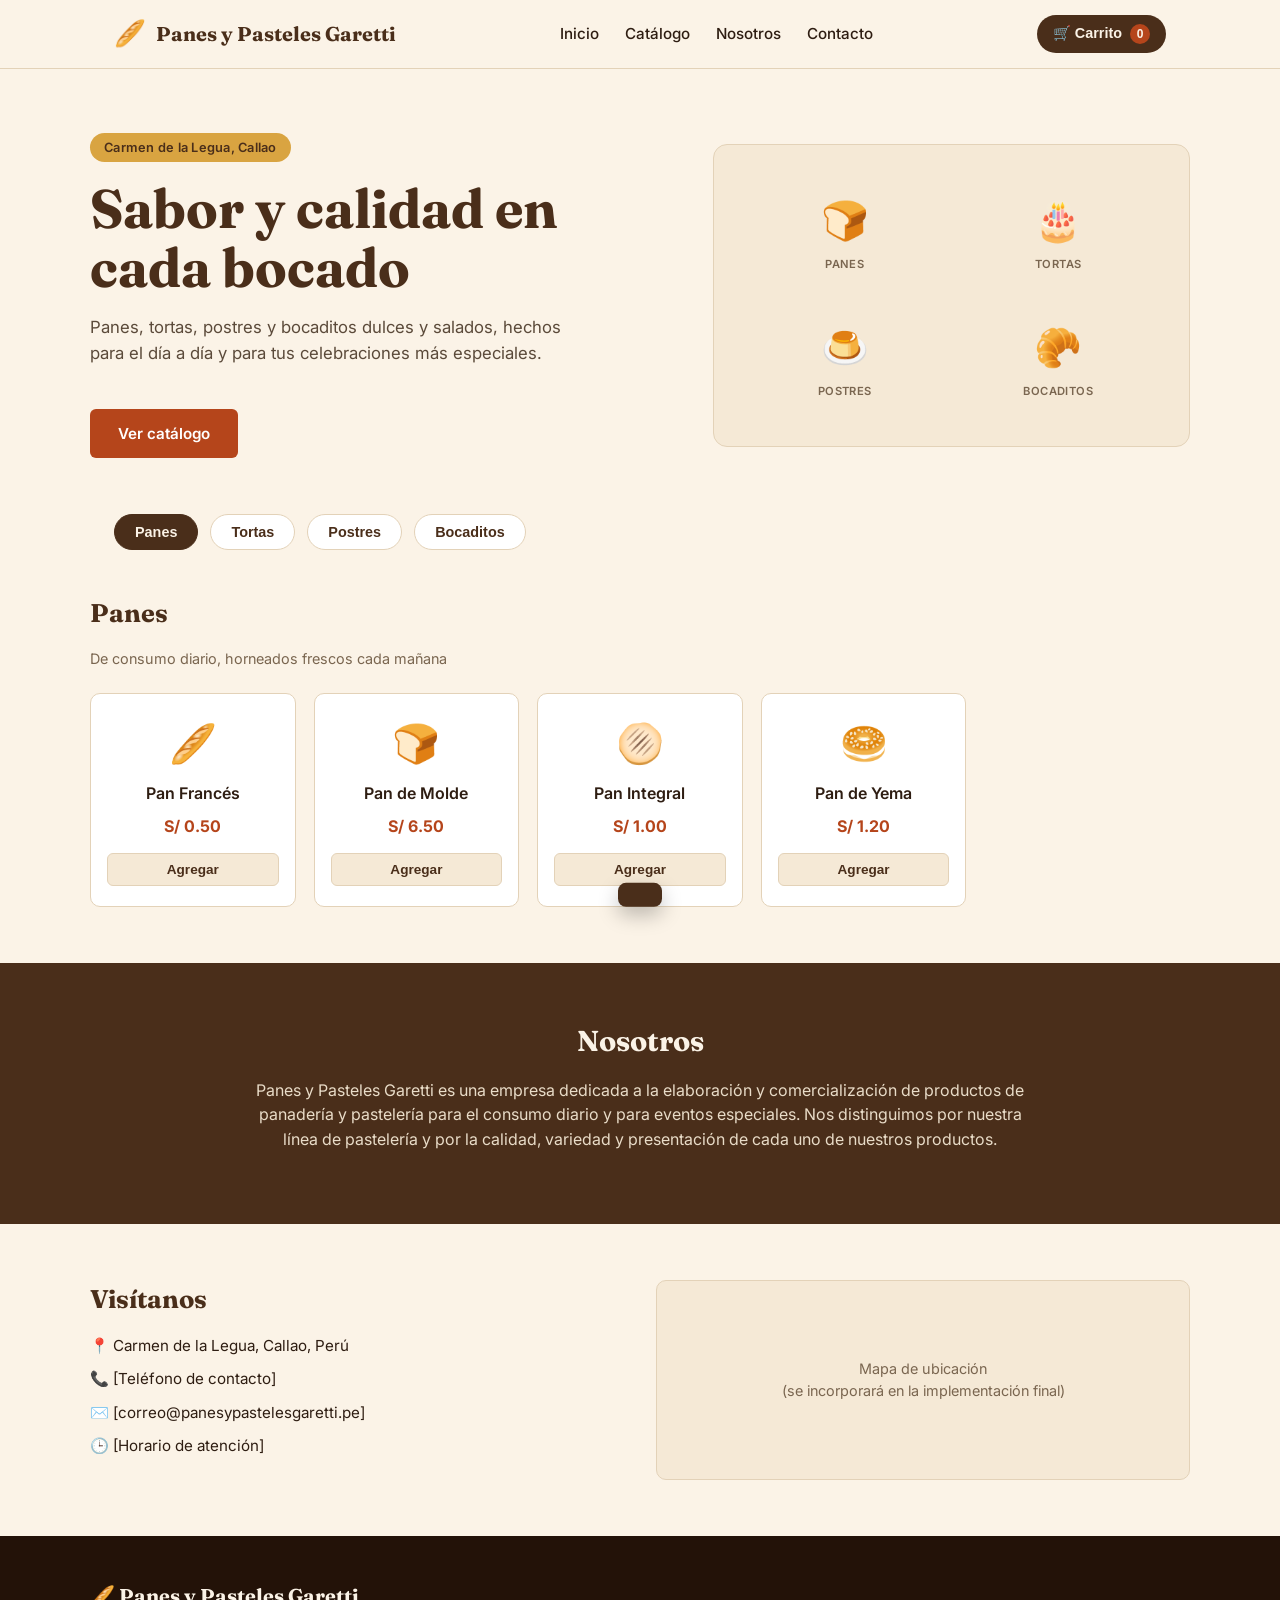
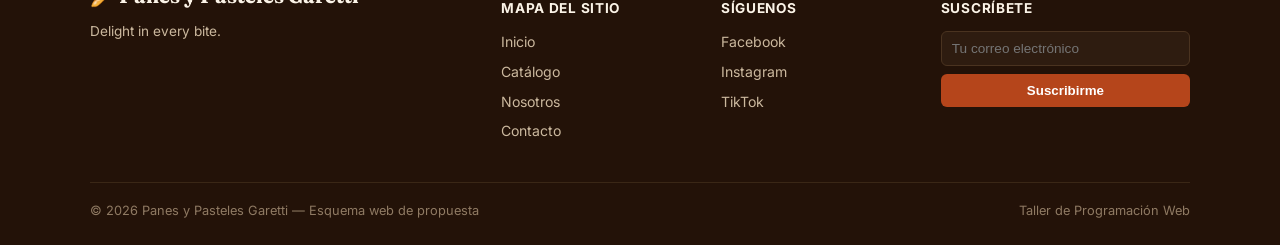
<file: index.html>
<!DOCTYPE html>
<html lang="es">
<head>
<meta charset="UTF-8">
<meta name="viewport" content="width=device-width, initial-scale=1, viewport-fit=cover">
<title>Panes y Pasteles Garetti</title>
<link rel="preconnect" href="https://fonts.googleapis.com">
<link href="https://fonts.googleapis.com/css2?family=Fraunces:wght@500;600;700&family=Inter:wght@400;500;600&display=swap" rel="stylesheet">
<link rel="stylesheet" href="style.css">
</head>
<body>

<header>
  <div class="nav">
    <a class="logo" href="#inicio"><span>🥖</span> Panes y Pasteles Garetti</a>
    <nav class="links" id="navLinks">
      <a href="#inicio">Inicio</a>
      <a href="#catalogo">Catálogo</a>
      <a href="#nosotros">Nosotros</a>
      <a href="#contacto">Contacto</a>
    </nav>
    <div style="display:flex;align-items:center;gap:10px;">
      <button class="cart-btn" id="cartBtn">🛒 Carrito <span id="cartCount">0</span></button>
      <button class="menu-toggle" id="menuToggle">☰</button>
    </div>
  </div>
</header>

<section class="hero" id="inicio">
  <div class="hero-inner">
    <div>
      <span class="tag">Carmen de la Legua, Callao</span>
      <h1>Sabor y calidad en cada bocado</h1>
      <p>Panes, tortas, postres y bocaditos dulces y salados, hechos para el día a día y para tus celebraciones más especiales.</p>
      <a href="#catalogo" class="btn-primary">Ver catálogo</a>
    </div>
    <div class="hero-visual">
      <div class="item">🍞<small>Panes</small></div>
      <div class="item">🎂<small>Tortas</small></div>
      <div class="item">🍮<small>Postres</small></div>
      <div class="item">🥐<small>Bocaditos</small></div>
    </div>
  </div>
</section>

<div class="cats">
  <button class="active" data-cat="panes">Panes</button>
  <button data-cat="tortas">Tortas</button>
  <button data-cat="postres">Postres</button>
  <button data-cat="bocaditos">Bocaditos</button>
</div>

<section class="catalog wrap" id="catalogo">

  <div class="cat-section" data-cat="panes">
    <h2>Panes</h2>
    <p class="sub">De consumo diario, horneados frescos cada mañana</p>
    <div class="grid">
      <div class="card"><div class="icon">🥖</div><h3>Pan Francés</h3><div class="price">S/ 0.50</div><button data-name="Pan Francés" data-price="0.50">Agregar</button></div>
      <div class="card"><div class="icon">🍞</div><h3>Pan de Molde</h3><div class="price">S/ 6.50</div><button data-name="Pan de Molde" data-price="6.50">Agregar</button></div>
      <div class="card"><div class="icon">🫓</div><h3>Pan Integral</h3><div class="price">S/ 1.00</div><button data-name="Pan Integral" data-price="1.00">Agregar</button></div>
      <div class="card"><div class="icon">🥯</div><h3>Pan de Yema</h3><div class="price">S/ 1.20</div><button data-name="Pan de Yema" data-price="1.20">Agregar</button></div>
    </div>
  </div>

  <div class="cat-section" data-cat="tortas" style="display:none;">
    <h2>Tortas</h2>
    <p class="sub">Clásicas y especiales, para toda ocasión</p>
    <div class="grid">
      <div class="card"><div class="icon">🎂</div><h3>Torta de Chocolate</h3><div class="price">S/ 45.00</div><button data-name="Torta de Chocolate" data-price="45.00">Agregar</button></div>
      <div class="card"><div class="icon">🍰</div><h3>Tres Leches</h3><div class="price">S/ 40.00</div><button data-name="Tres Leches" data-price="40.00">Agregar</button></div>
      <div class="card"><div class="icon">🧁</div><h3>Tartaleta de Fruta</h3><div class="price">S/ 12.00</div><button data-name="Tartaleta de Fruta" data-price="12.00">Agregar</button></div>
      <div class="card"><div class="icon">🎂</div><h3>Torta Especial</h3><div class="price">S/ 60.00</div><button data-name="Torta Especial" data-price="60.00">Agregar</button></div>
    </div>
  </div>

  <div class="cat-section" data-cat="postres" style="display:none;">
    <h2>Postres</h2>
    <p class="sub">Individuales, para consentirte cualquier día</p>
    <div class="grid">
      <div class="card"><div class="icon">🍮</div><h3>Alfajor</h3><div class="price">S/ 2.00</div><button data-name="Alfajor" data-price="2.00">Agregar</button></div>
      <div class="card"><div class="icon">🍰</div><h3>Cheesecake</h3><div class="price">S/ 9.00</div><button data-name="Cheesecake" data-price="9.00">Agregar</button></div>
      <div class="card"><div class="icon">🍪</div><h3>Galleta Rellena</h3><div class="price">S/ 3.50</div><button data-name="Galleta Rellena" data-price="3.50">Agregar</button></div>
      <div class="card"><div class="icon">🥧</div><h3>Mini Pie de Limón</h3><div class="price">S/ 6.00</div><button data-name="Mini Pie de Limón" data-price="6.00">Agregar</button></div>
    </div>
  </div>

  <div class="cat-section" data-cat="bocaditos" style="display:none;">
    <h2>Bocaditos</h2>
    <p class="sub">Dulces y salados, ideales para compartir</p>
    <div class="grid">
      <div class="card"><div class="icon">🥟</div><h3>Empanada de Pollo</h3><div class="price">S/ 3.50</div><button data-name="Empanada de Pollo" data-price="3.50">Agregar</button></div>
      <div class="card"><div class="icon">🧀</div><h3>Palito de Queso</h3><div class="price">S/ 1.00</div><button data-name="Palito de Queso" data-price="1.00">Agregar</button></div>
      <div class="card"><div class="icon">🥐</div><h3>Croissant</h3><div class="price">S/ 3.00</div><button data-name="Croissant" data-price="3.00">Agregar</button></div>
      <div class="card"><div class="icon">🌭</div><h3>Enrollado de Hot Dog</h3><div class="price">S/ 2.00</div><button data-name="Enrollado de Hot Dog" data-price="2.00">Agregar</button></div>
    </div>
  </div>

</section>

<section class="about" id="nosotros">
  <div class="about-inner">
    <h2>Nosotros</h2>
    <p>Panes y Pasteles Garetti es una empresa dedicada a la elaboración y comercialización de productos de panadería y pastelería para el consumo diario y para eventos especiales. Nos distinguimos por nuestra línea de pastelería y por la calidad, variedad y presentación de cada uno de nuestros productos.</p>
  </div>
</section>

<section class="contact" id="contacto">
  <div class="contact-grid">
    <div>
      <h2>Visítanos</h2>
      <div class="row">📍 Carmen de la Legua, Callao, Perú</div>
      <div class="row">📞 [Teléfono de contacto]</div>
      <div class="row">✉️ [correo@panesypastelesgaretti.pe]</div>
      <div class="row">🕒 [Horario de atención]</div>
    </div>
    <div class="map-box">Mapa de ubicación<br>(se incorporará en la implementación final)</div>
  </div>
</section>

<footer>
  <div class="foot-grid">
    <div>
      <a class="logo" href="#inicio" style="color:var(--cream);margin-bottom:10px;">🥖 Panes y Pasteles Garetti</a>
      <p style="font-size:.85rem;margin-top:10px;">Delight in every bite.</p>
    </div>
    <div>
      <h4>Mapa del sitio</h4>
      <a href="#inicio">Inicio</a>
      <a href="#catalogo">Catálogo</a>
      <a href="#nosotros">Nosotros</a>
      <a href="#contacto">Contacto</a>
    </div>
    <div>
      <h4>Síguenos</h4>
      <a href="#">Facebook</a>
      <a href="#">Instagram</a>
      <a href="#">TikTok</a>
    </div>
    <div class="newsletter">
      <h4>Suscríbete</h4>
      <input type="email" placeholder="Tu correo electrónico">
      <button type="button" onclick="alert('Función de suscripción disponible en la implementación final.')">Suscribirme</button>
    </div>
  </div>
  <div class="copyright">
    <span>© 2026 Panes y Pasteles Garetti — Esquema web de propuesta</span>
    <span>Taller de Programación Web</span>
  </div>
</footer>

<div class="toast" id="toast"></div>

<script>
  let cartCount = 0;
  let cartTotal = 0;
  const cartCountEl = document.getElementById('cartCount');
  const toast = document.getElementById('toast');

  document.querySelectorAll('.card button').forEach(btn => {
    const originalText = btn.textContent;
    btn.addEventListener('click', () => {
      cartCount++;
      cartTotal += parseFloat(btn.dataset.price);
      cartCountEl.textContent = cartCount;

      // Animación del contador del carrito
      cartCountEl.classList.remove('bump');
      void cartCountEl.offsetWidth; // fuerza reinicio de la animación
      cartCountEl.classList.add('bump');

      // Feedback visual breve en el botón presionado
      btn.textContent = 'Agregado ✓';
      btn.classList.add('added');
      clearTimeout(btn._resetT);
      btn._resetT = setTimeout(() => {
        btn.textContent = originalText;
        btn.classList.remove('added');
      }, 1000);

      toast.textContent = btn.dataset.name + ' agregado — Total: S/ ' + cartTotal.toFixed(2);
      toast.classList.add('show');
      clearTimeout(window._t);
      window._t = setTimeout(() => toast.classList.remove('show'), 2200);
    });
  });

  document.getElementById('cartBtn').addEventListener('click', () => {
    alert(cartCount === 0
      ? 'Tu carrito está vacío.'
      : 'Tienes ' + cartCount + ' producto(s) — Total: S/ ' + cartTotal.toFixed(2) + '\n\n(El proceso de pedido y pago se habilitará en la implementación final.)');
  });

  document.getElementById('menuToggle').addEventListener('click', () => {
    document.getElementById('navLinks').classList.toggle('open');
  });

  const catButtons = document.querySelectorAll('.cats button');
  const catSections = document.querySelectorAll('.cat-section');
  catButtons.forEach(btn => {
    btn.addEventListener('click', () => {
      catButtons.forEach(b => b.classList.remove('active'));
      btn.classList.add('active');
      const cat = btn.dataset.cat;
      catSections.forEach(sec => sec.style.display = (sec.dataset.cat === cat ? 'block' : 'none'));
    });
  });
</script>

</body>
</html>
</file>
<file: style.css>
/* =========================================================
   Panes y Pasteles Garetti — Hoja de estilos
   ========================================================= */

:root{
  --cream:#FBF3E7;
  --cream2:#F5E9D6;
  --brown:#4A2E1A;
  --crust:#B5451B;
  --crust-dark:#8A3213;
  --ink:#2E1D12;
  --line:#E3D2B8;
  --gold:#D9A441;

  box-sizing:border-box;
  padding-top:env(safe-area-inset-top,0px);
  padding-bottom:env(safe-area-inset-bottom,0px);
}

*{box-sizing:border-box;}

html{
  scroll-padding-top:70px;
  scroll-behavior:smooth;
}

body{
  margin:0;
  background:var(--cream);
  color:var(--ink);
  font-family:'Inter',sans-serif;
  line-height:1.55;
}

h1,h2,h3{font-family:'Fraunces',serif;color:var(--brown);margin:0;}
a{text-decoration:none;color:inherit;}
img,svg{max-width:100%;}

.wrap{max-width:1100px;margin:0 auto;padding:0 24px;}

/* Accesibilidad: foco visible en todo elemento interactivo */
a:focus-visible,
button:focus-visible,
input:focus-visible{
  outline:3px solid var(--gold);
  outline-offset:2px;
  border-radius:4px;
}

/* ---------- Header / navegación ---------- */
header{
  position:sticky;
  top:0;
  background:var(--cream);
  border-bottom:1px solid var(--line);
  z-index:50;
  padding-top:env(safe-area-inset-top,0px);
}

.nav{
  display:flex;
  align-items:center;
  justify-content:space-between;
  padding:14px 24px;
  max-width:1100px;
  margin:0 auto;
}

.logo{
  display:flex;
  align-items:center;
  gap:10px;
  font-family:'Fraunces',serif;
  font-weight:700;
  font-size:1.25rem;
  color:var(--brown);
  transition:opacity .15s ease;
}
.logo:hover{opacity:.8;}
.logo span{font-size:1.6rem;}

nav.links{display:flex;gap:26px;font-size:.95rem;font-weight:500;}
nav.links a{position:relative;padding:4px 0;transition:color .15s ease;}
nav.links a::after{
  content:"";
  position:absolute;
  left:0; bottom:0;
  width:0; height:2px;
  background:var(--crust);
  transition:width .2s ease;
}
nav.links a:hover{color:var(--crust);}
nav.links a:hover::after{width:100%;}

.cart-btn{
  display:flex;align-items:center;gap:8px;
  background:var(--brown);color:var(--cream);
  padding:9px 16px;border-radius:24px;
  font-size:.9rem;font-weight:600;border:none;cursor:pointer;
  transition:background .15s ease, transform .1s ease;
}
.cart-btn:hover{background:var(--crust-dark);}
.cart-btn:active{transform:scale(.97);}

#cartCount{
  background:var(--crust);border-radius:50%;
  min-width:20px;height:20px;
  display:inline-flex;align-items:center;justify-content:center;
  font-size:.75rem;padding:0 5px;
  transition:transform .15s ease;
}
#cartCount.bump{transform:scale(1.35);}

.menu-toggle{display:none;background:none;border:none;font-size:1.5rem;cursor:pointer;color:var(--brown);}

/* ---------- Hero ---------- */
.hero{padding:64px 24px 56px;}
.hero-inner{
  max-width:1100px;margin:0 auto;
  display:grid;grid-template-columns:1.1fr .9fr;
  gap:40px;align-items:center;
}
.hero h1{font-size:clamp(2.2rem,5vw,3.4rem);line-height:1.08;font-weight:700;}
.hero p{max-width:46ch;color:#5b4a3a;font-size:1.05rem;margin-top:16px;}
.hero .tag{
  display:inline-block;background:var(--gold);color:var(--brown);
  padding:5px 14px;border-radius:20px;font-size:.8rem;font-weight:600;
  letter-spacing:.02em;margin-bottom:18px;
}

.btn-primary{
  display:inline-block;margin-top:26px;
  background:var(--crust);color:#fff;
  padding:13px 28px;border-radius:6px;
  font-weight:600;font-size:.95rem;
  transition:background .15s ease, transform .1s ease, box-shadow .15s ease;
}
.btn-primary:hover{background:var(--crust-dark);box-shadow:0 6px 16px rgba(181,69,27,.28);}
.btn-primary:active{transform:translateY(1px);}

.hero-visual{
  background:var(--cream2);border:1px solid var(--line);border-radius:14px;
  padding:32px;display:grid;grid-template-columns:1fr 1fr;gap:16px;text-align:center;
}
.hero-visual .item{font-size:2.4rem;padding:14px 0;transition:transform .2s ease;}
.hero-visual .item:hover{transform:translateY(-4px);}
.hero-visual .item small{
  display:block;font-size:.7rem;color:#7a6650;margin-top:6px;
  font-weight:600;text-transform:uppercase;letter-spacing:.04em;
}

/* ---------- Categorías ---------- */
.cats{
  display:flex;gap:12px;flex-wrap:wrap;
  padding:0 24px 8px;max-width:1100px;margin:0 auto;
}
.cats button{
  background:#fff;border:1px solid var(--line);
  padding:9px 20px;border-radius:22px;
  font-weight:600;font-size:.9rem;cursor:pointer;color:var(--brown);
  transition:background .15s ease, color .15s ease, border-color .15s ease;
}
.cats button.active,
.cats button:hover{background:var(--brown);color:var(--cream);border-color:var(--brown);}

/* ---------- Catálogo ---------- */
section.catalog{padding:36px 0 8px;}
.catalog h2{font-size:1.6rem;margin-bottom:4px;}
.catalog .sub{color:#7a6650;font-size:.9rem;margin-bottom:22px;}

.grid{
  display:grid;
  grid-template-columns:repeat(auto-fill,minmax(190px,1fr));
  gap:18px;margin-bottom:48px;
}

.card{
  background:#fff;border:1px solid var(--line);border-radius:10px;
  padding:20px 16px;text-align:center;
  display:flex;flex-direction:column;gap:8px;
  transition:transform .15s ease, box-shadow .15s ease, border-color .15s ease;
}
.card:hover{
  transform:translateY(-3px);
  box-shadow:0 10px 24px rgba(74,46,26,.1);
  border-color:var(--gold);
}
.card .icon{font-size:2.4rem;}
.card h3{font-size:1rem;font-weight:600;font-family:'Inter',sans-serif;color:var(--ink);}
.card .price{color:var(--crust);font-weight:700;font-size:1rem;}
.card button{
  margin-top:6px;background:var(--cream2);border:1px solid var(--line);
  color:var(--brown);padding:8px 0;border-radius:6px;font-weight:600;
  cursor:pointer;font-size:.85rem;
  transition:background .15s ease, color .15s ease;
}
.card button:hover{background:var(--brown);color:var(--cream);}

/* Confirmación breve al agregar (clase alternada por JS) */
.card button.added{background:var(--crust);color:#fff;}

/* ---------- Nosotros ---------- */
.about{background:var(--brown);color:var(--cream);padding:56px 24px;}
.about-inner{max-width:800px;margin:0 auto;text-align:center;}
.about h2{color:var(--cream);font-size:1.8rem;}
.about p{color:#e9dcc8;margin-top:14px;font-size:1rem;}

/* ---------- Contacto ---------- */
.contact{padding:56px 24px;}
.contact-grid{
  max-width:1100px;margin:0 auto;
  display:grid;grid-template-columns:1fr 1fr;gap:32px;
}
.contact h2{font-size:1.6rem;margin-bottom:14px;}
.contact .row{display:flex;gap:10px;margin-bottom:10px;font-size:.95rem;}
.map-box{
  background:var(--cream2);border:1px solid var(--line);border-radius:10px;
  display:flex;align-items:center;justify-content:center;
  min-height:200px;color:#7a6650;font-size:.9rem;text-align:center;padding:20px;
}

/* ---------- Footer ---------- */
footer{background:#231208;color:#cbb89e;padding:44px 24px 24px;}
.foot-grid{
  max-width:1100px;margin:0 auto;
  display:grid;grid-template-columns:2fr 1fr 1fr 1.3fr;gap:28px;font-size:.88rem;
}
.foot-grid h4{
  color:var(--cream);font-size:.85rem;text-transform:uppercase;
  letter-spacing:.05em;margin-bottom:12px;font-family:'Inter',sans-serif;
}
.foot-grid a{display:block;color:#cbb89e;margin-bottom:8px;transition:color .15s ease;}
.foot-grid a:hover{color:var(--gold);}

.newsletter input{
  width:100%;padding:9px 10px;border-radius:6px;
  border:1px solid #4a3320;background:#2e1c10;color:var(--cream);
  margin-bottom:8px;font-size:.85rem;
}
.newsletter button{
  width:100%;padding:9px 0;border-radius:6px;border:none;
  background:var(--crust);color:#fff;font-weight:600;cursor:pointer;
  transition:background .15s ease;
}
.newsletter button:hover{background:var(--crust-dark);}

.copyright{
  max-width:1100px;margin:32px auto 0;border-top:1px solid #3a2716;
  padding-top:18px;font-size:.8rem;color:#8f7a63;
  display:flex;justify-content:space-between;flex-wrap:wrap;gap:8px;
}

/* ---------- Toast ---------- */
.toast{
  position:fixed;bottom:22px;left:50%;
  transform:translateX(-50%) translateY(120%);
  background:var(--brown);color:var(--cream);
  padding:12px 22px;border-radius:8px;
  font-size:.9rem;font-weight:500;
  transition:transform .25s ease;
  z-index:100;
  box-shadow:0 8px 20px rgba(0,0,0,.25);
}
.toast.show{transform:translateX(-50%) translateY(0);}

/* ---------- Responsive ---------- */
@media (max-width:760px){
  .hero-inner{grid-template-columns:1fr;}
  nav.links{
    display:none;position:absolute;top:100%;left:0;right:0;
    background:var(--cream);flex-direction:column;
    padding:16px 24px;border-bottom:1px solid var(--line);gap:14px;
  }
  nav.links.open{display:flex;}
  .menu-toggle{display:block;}
  .contact-grid{grid-template-columns:1fr;}
  .foot-grid{grid-template-columns:1fr 1fr;}
}

/* Respeta la preferencia de movimiento reducido del usuario */
@media (prefers-reduced-motion:reduce){
  html{scroll-behavior:auto;}
  *{transition:none !important;}
}

/* Estilos de impresión: ocultar elementos no relevantes al imprimir */
@media print{
  header,.cats,.cart-btn,.toast,footer .newsletter{display:none;}
  body{background:#fff;}
}
</file>
